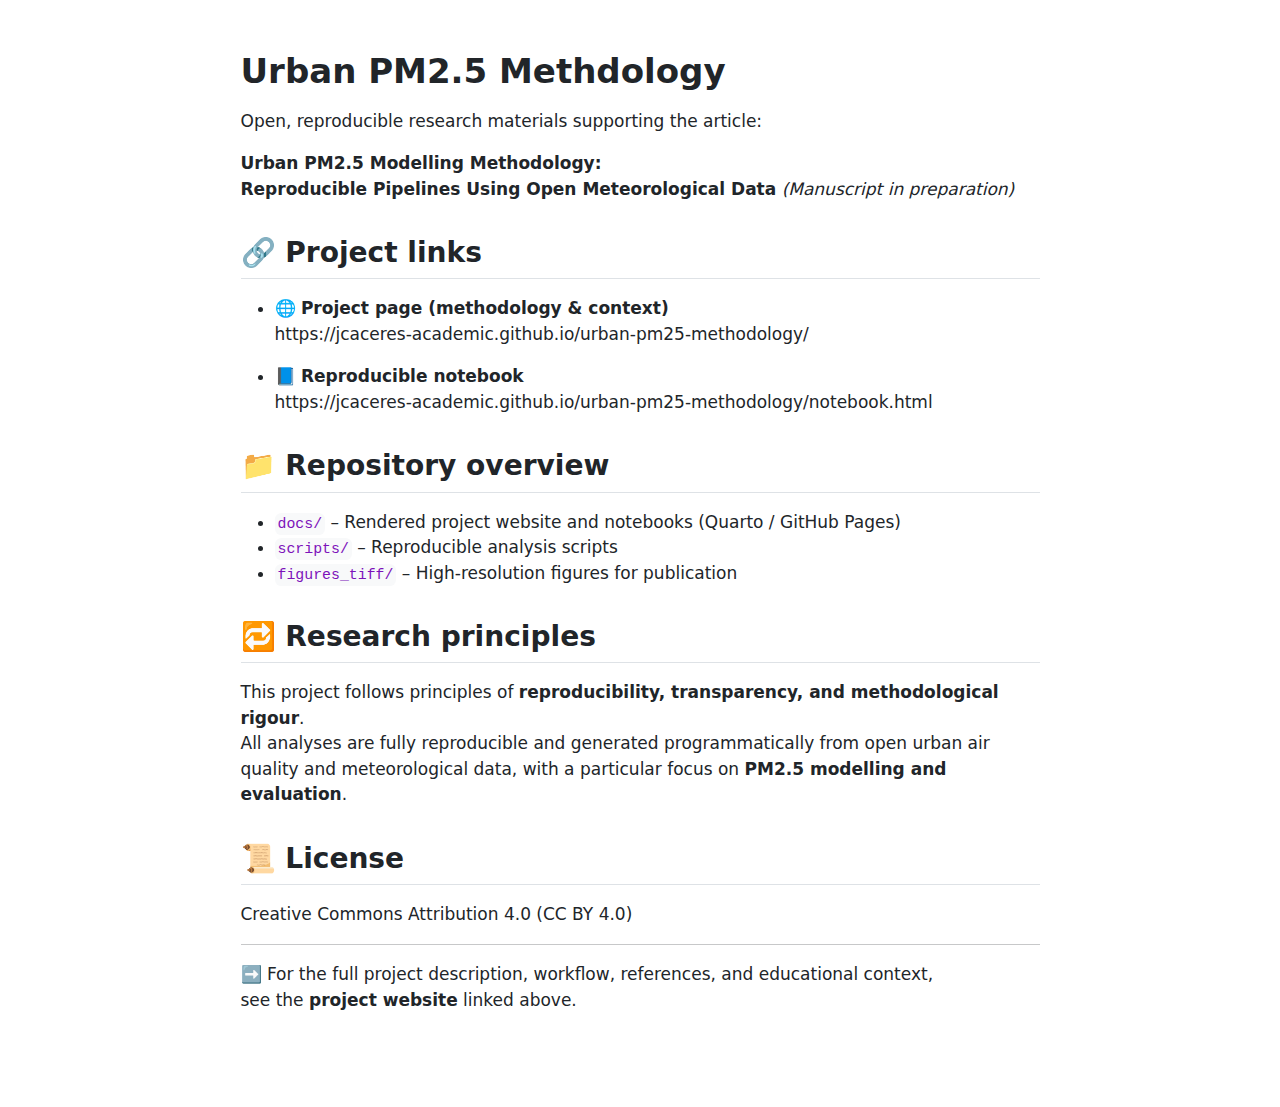
<file: README.html>
<!DOCTYPE html>
<html xmlns="http://www.w3.org/1999/xhtml" lang="en" xml:lang="en"><head>

<meta charset="utf-8">
<meta name="generator" content="quarto-1.5.57">

<meta name="viewport" content="width=device-width, initial-scale=1.0, user-scalable=yes">


<title>readme</title>
<style>
code{white-space: pre-wrap;}
span.smallcaps{font-variant: small-caps;}
div.columns{display: flex; gap: min(4vw, 1.5em);}
div.column{flex: auto; overflow-x: auto;}
div.hanging-indent{margin-left: 1.5em; text-indent: -1.5em;}
ul.task-list{list-style: none;}
ul.task-list li input[type="checkbox"] {
  width: 0.8em;
  margin: 0 0.8em 0.2em -1em; /* quarto-specific, see https://github.com/quarto-dev/quarto-cli/issues/4556 */ 
  vertical-align: middle;
}
</style>


<script src="README_files/libs/clipboard/clipboard.min.js"></script>
<script src="README_files/libs/quarto-html/quarto.js"></script>
<script src="README_files/libs/quarto-html/popper.min.js"></script>
<script src="README_files/libs/quarto-html/tippy.umd.min.js"></script>
<script src="README_files/libs/quarto-html/anchor.min.js"></script>
<link href="README_files/libs/quarto-html/tippy.css" rel="stylesheet">
<link href="README_files/libs/quarto-html/quarto-syntax-highlighting.css" rel="stylesheet" id="quarto-text-highlighting-styles">
<script src="README_files/libs/bootstrap/bootstrap.min.js"></script>
<link href="README_files/libs/bootstrap/bootstrap-icons.css" rel="stylesheet">
<link href="README_files/libs/bootstrap/bootstrap.min.css" rel="stylesheet" id="quarto-bootstrap" data-mode="light">


</head>

<body class="fullcontent">

<div id="quarto-content" class="page-columns page-rows-contents page-layout-article">

<main class="content" id="quarto-document-content">




<section id="urban-pm2.5-methdology" class="level1">
<h1>Urban PM2.5 Methdology</h1>
<p>Open, reproducible research materials supporting the article:</p>
<p><strong>Urban PM2.5 Modelling Methodology:<br>
Reproducible Pipelines Using Open Meteorological Data</strong> <em>(Manuscript in preparation)</em></p>
<section id="project-links" class="level2">
<h2 class="anchored" data-anchor-id="project-links">🔗 Project links</h2>
<ul>
<li><p>🌐 <strong>Project page (methodology &amp; context)</strong><br>
https://jcaceres-academic.github.io/urban-pm25-methodology/</p></li>
<li><p>📘 <strong>Reproducible notebook</strong><br>
https://jcaceres-academic.github.io/urban-pm25-methodology/notebook.html</p></li>
</ul>
</section>
<section id="repository-overview" class="level2">
<h2 class="anchored" data-anchor-id="repository-overview">📁 Repository overview</h2>
<ul>
<li><code>docs/</code> – Rendered project website and notebooks (Quarto / GitHub Pages)</li>
<li><code>scripts/</code> – Reproducible analysis scripts</li>
<li><code>figures_tiff/</code> – High-resolution figures for publication</li>
</ul>
</section>
<section id="research-principles" class="level2">
<h2 class="anchored" data-anchor-id="research-principles">🔁 Research principles</h2>
<p>This project follows principles of <strong>reproducibility, transparency, and methodological rigour</strong>.<br>
All analyses are fully reproducible and generated programmatically from open urban air quality and meteorological data, with a particular focus on <strong>PM2.5 modelling and evaluation</strong>.</p>
</section>
<section id="license" class="level2">
<h2 class="anchored" data-anchor-id="license">📜 License</h2>
<p>Creative Commons Attribution 4.0 (CC BY 4.0)</p>
<hr>
<p>➡️ For the full project description, workflow, references, and educational context,<br>
see the <strong>project website</strong> linked above.</p>
</section>
</section>

</main>
<!-- /main column -->
<script id="quarto-html-after-body" type="application/javascript">
window.document.addEventListener("DOMContentLoaded", function (event) {
  const toggleBodyColorMode = (bsSheetEl) => {
    const mode = bsSheetEl.getAttribute("data-mode");
    const bodyEl = window.document.querySelector("body");
    if (mode === "dark") {
      bodyEl.classList.add("quarto-dark");
      bodyEl.classList.remove("quarto-light");
    } else {
      bodyEl.classList.add("quarto-light");
      bodyEl.classList.remove("quarto-dark");
    }
  }
  const toggleBodyColorPrimary = () => {
    const bsSheetEl = window.document.querySelector("link#quarto-bootstrap");
    if (bsSheetEl) {
      toggleBodyColorMode(bsSheetEl);
    }
  }
  toggleBodyColorPrimary();  
  const icon = "";
  const anchorJS = new window.AnchorJS();
  anchorJS.options = {
    placement: 'right',
    icon: icon
  };
  anchorJS.add('.anchored');
  const isCodeAnnotation = (el) => {
    for (const clz of el.classList) {
      if (clz.startsWith('code-annotation-')) {                     
        return true;
      }
    }
    return false;
  }
  const onCopySuccess = function(e) {
    // button target
    const button = e.trigger;
    // don't keep focus
    button.blur();
    // flash "checked"
    button.classList.add('code-copy-button-checked');
    var currentTitle = button.getAttribute("title");
    button.setAttribute("title", "Copied!");
    let tooltip;
    if (window.bootstrap) {
      button.setAttribute("data-bs-toggle", "tooltip");
      button.setAttribute("data-bs-placement", "left");
      button.setAttribute("data-bs-title", "Copied!");
      tooltip = new bootstrap.Tooltip(button, 
        { trigger: "manual", 
          customClass: "code-copy-button-tooltip",
          offset: [0, -8]});
      tooltip.show();    
    }
    setTimeout(function() {
      if (tooltip) {
        tooltip.hide();
        button.removeAttribute("data-bs-title");
        button.removeAttribute("data-bs-toggle");
        button.removeAttribute("data-bs-placement");
      }
      button.setAttribute("title", currentTitle);
      button.classList.remove('code-copy-button-checked');
    }, 1000);
    // clear code selection
    e.clearSelection();
  }
  const getTextToCopy = function(trigger) {
      const codeEl = trigger.previousElementSibling.cloneNode(true);
      for (const childEl of codeEl.children) {
        if (isCodeAnnotation(childEl)) {
          childEl.remove();
        }
      }
      return codeEl.innerText;
  }
  const clipboard = new window.ClipboardJS('.code-copy-button:not([data-in-quarto-modal])', {
    text: getTextToCopy
  });
  clipboard.on('success', onCopySuccess);
  if (window.document.getElementById('quarto-embedded-source-code-modal')) {
    // For code content inside modals, clipBoardJS needs to be initialized with a container option
    // TODO: Check when it could be a function (https://github.com/zenorocha/clipboard.js/issues/860)
    const clipboardModal = new window.ClipboardJS('.code-copy-button[data-in-quarto-modal]', {
      text: getTextToCopy,
      container: window.document.getElementById('quarto-embedded-source-code-modal')
    });
    clipboardModal.on('success', onCopySuccess);
  }
    var localhostRegex = new RegExp(/^(?:http|https):\/\/localhost\:?[0-9]*\//);
    var mailtoRegex = new RegExp(/^mailto:/);
      var filterRegex = new RegExp('/' + window.location.host + '/');
    var isInternal = (href) => {
        return filterRegex.test(href) || localhostRegex.test(href) || mailtoRegex.test(href);
    }
    // Inspect non-navigation links and adorn them if external
 	var links = window.document.querySelectorAll('a[href]:not(.nav-link):not(.navbar-brand):not(.toc-action):not(.sidebar-link):not(.sidebar-item-toggle):not(.pagination-link):not(.no-external):not([aria-hidden]):not(.dropdown-item):not(.quarto-navigation-tool):not(.about-link)');
    for (var i=0; i<links.length; i++) {
      const link = links[i];
      if (!isInternal(link.href)) {
        // undo the damage that might have been done by quarto-nav.js in the case of
        // links that we want to consider external
        if (link.dataset.originalHref !== undefined) {
          link.href = link.dataset.originalHref;
        }
      }
    }
  function tippyHover(el, contentFn, onTriggerFn, onUntriggerFn) {
    const config = {
      allowHTML: true,
      maxWidth: 500,
      delay: 100,
      arrow: false,
      appendTo: function(el) {
          return el.parentElement;
      },
      interactive: true,
      interactiveBorder: 10,
      theme: 'quarto',
      placement: 'bottom-start',
    };
    if (contentFn) {
      config.content = contentFn;
    }
    if (onTriggerFn) {
      config.onTrigger = onTriggerFn;
    }
    if (onUntriggerFn) {
      config.onUntrigger = onUntriggerFn;
    }
    window.tippy(el, config); 
  }
  const noterefs = window.document.querySelectorAll('a[role="doc-noteref"]');
  for (var i=0; i<noterefs.length; i++) {
    const ref = noterefs[i];
    tippyHover(ref, function() {
      // use id or data attribute instead here
      let href = ref.getAttribute('data-footnote-href') || ref.getAttribute('href');
      try { href = new URL(href).hash; } catch {}
      const id = href.replace(/^#\/?/, "");
      const note = window.document.getElementById(id);
      if (note) {
        return note.innerHTML;
      } else {
        return "";
      }
    });
  }
  const xrefs = window.document.querySelectorAll('a.quarto-xref');
  const processXRef = (id, note) => {
    // Strip column container classes
    const stripColumnClz = (el) => {
      el.classList.remove("page-full", "page-columns");
      if (el.children) {
        for (const child of el.children) {
          stripColumnClz(child);
        }
      }
    }
    stripColumnClz(note)
    if (id === null || id.startsWith('sec-')) {
      // Special case sections, only their first couple elements
      const container = document.createElement("div");
      if (note.children && note.children.length > 2) {
        container.appendChild(note.children[0].cloneNode(true));
        for (let i = 1; i < note.children.length; i++) {
          const child = note.children[i];
          if (child.tagName === "P" && child.innerText === "") {
            continue;
          } else {
            container.appendChild(child.cloneNode(true));
            break;
          }
        }
        if (window.Quarto?.typesetMath) {
          window.Quarto.typesetMath(container);
        }
        return container.innerHTML
      } else {
        if (window.Quarto?.typesetMath) {
          window.Quarto.typesetMath(note);
        }
        return note.innerHTML;
      }
    } else {
      // Remove any anchor links if they are present
      const anchorLink = note.querySelector('a.anchorjs-link');
      if (anchorLink) {
        anchorLink.remove();
      }
      if (window.Quarto?.typesetMath) {
        window.Quarto.typesetMath(note);
      }
      // TODO in 1.5, we should make sure this works without a callout special case
      if (note.classList.contains("callout")) {
        return note.outerHTML;
      } else {
        return note.innerHTML;
      }
    }
  }
  for (var i=0; i<xrefs.length; i++) {
    const xref = xrefs[i];
    tippyHover(xref, undefined, function(instance) {
      instance.disable();
      let url = xref.getAttribute('href');
      let hash = undefined; 
      if (url.startsWith('#')) {
        hash = url;
      } else {
        try { hash = new URL(url).hash; } catch {}
      }
      if (hash) {
        const id = hash.replace(/^#\/?/, "");
        const note = window.document.getElementById(id);
        if (note !== null) {
          try {
            const html = processXRef(id, note.cloneNode(true));
            instance.setContent(html);
          } finally {
            instance.enable();
            instance.show();
          }
        } else {
          // See if we can fetch this
          fetch(url.split('#')[0])
          .then(res => res.text())
          .then(html => {
            const parser = new DOMParser();
            const htmlDoc = parser.parseFromString(html, "text/html");
            const note = htmlDoc.getElementById(id);
            if (note !== null) {
              const html = processXRef(id, note);
              instance.setContent(html);
            } 
          }).finally(() => {
            instance.enable();
            instance.show();
          });
        }
      } else {
        // See if we can fetch a full url (with no hash to target)
        // This is a special case and we should probably do some content thinning / targeting
        fetch(url)
        .then(res => res.text())
        .then(html => {
          const parser = new DOMParser();
          const htmlDoc = parser.parseFromString(html, "text/html");
          const note = htmlDoc.querySelector('main.content');
          if (note !== null) {
            // This should only happen for chapter cross references
            // (since there is no id in the URL)
            // remove the first header
            if (note.children.length > 0 && note.children[0].tagName === "HEADER") {
              note.children[0].remove();
            }
            const html = processXRef(null, note);
            instance.setContent(html);
          } 
        }).finally(() => {
          instance.enable();
          instance.show();
        });
      }
    }, function(instance) {
    });
  }
      let selectedAnnoteEl;
      const selectorForAnnotation = ( cell, annotation) => {
        let cellAttr = 'data-code-cell="' + cell + '"';
        let lineAttr = 'data-code-annotation="' +  annotation + '"';
        const selector = 'span[' + cellAttr + '][' + lineAttr + ']';
        return selector;
      }
      const selectCodeLines = (annoteEl) => {
        const doc = window.document;
        const targetCell = annoteEl.getAttribute("data-target-cell");
        const targetAnnotation = annoteEl.getAttribute("data-target-annotation");
        const annoteSpan = window.document.querySelector(selectorForAnnotation(targetCell, targetAnnotation));
        const lines = annoteSpan.getAttribute("data-code-lines").split(",");
        const lineIds = lines.map((line) => {
          return targetCell + "-" + line;
        })
        let top = null;
        let height = null;
        let parent = null;
        if (lineIds.length > 0) {
            //compute the position of the single el (top and bottom and make a div)
            const el = window.document.getElementById(lineIds[0]);
            top = el.offsetTop;
            height = el.offsetHeight;
            parent = el.parentElement.parentElement;
          if (lineIds.length > 1) {
            const lastEl = window.document.getElementById(lineIds[lineIds.length - 1]);
            const bottom = lastEl.offsetTop + lastEl.offsetHeight;
            height = bottom - top;
          }
          if (top !== null && height !== null && parent !== null) {
            // cook up a div (if necessary) and position it 
            let div = window.document.getElementById("code-annotation-line-highlight");
            if (div === null) {
              div = window.document.createElement("div");
              div.setAttribute("id", "code-annotation-line-highlight");
              div.style.position = 'absolute';
              parent.appendChild(div);
            }
            div.style.top = top - 2 + "px";
            div.style.height = height + 4 + "px";
            div.style.left = 0;
            let gutterDiv = window.document.getElementById("code-annotation-line-highlight-gutter");
            if (gutterDiv === null) {
              gutterDiv = window.document.createElement("div");
              gutterDiv.setAttribute("id", "code-annotation-line-highlight-gutter");
              gutterDiv.style.position = 'absolute';
              const codeCell = window.document.getElementById(targetCell);
              const gutter = codeCell.querySelector('.code-annotation-gutter');
              gutter.appendChild(gutterDiv);
            }
            gutterDiv.style.top = top - 2 + "px";
            gutterDiv.style.height = height + 4 + "px";
          }
          selectedAnnoteEl = annoteEl;
        }
      };
      const unselectCodeLines = () => {
        const elementsIds = ["code-annotation-line-highlight", "code-annotation-line-highlight-gutter"];
        elementsIds.forEach((elId) => {
          const div = window.document.getElementById(elId);
          if (div) {
            div.remove();
          }
        });
        selectedAnnoteEl = undefined;
      };
        // Handle positioning of the toggle
    window.addEventListener(
      "resize",
      throttle(() => {
        elRect = undefined;
        if (selectedAnnoteEl) {
          selectCodeLines(selectedAnnoteEl);
        }
      }, 10)
    );
    function throttle(fn, ms) {
    let throttle = false;
    let timer;
      return (...args) => {
        if(!throttle) { // first call gets through
            fn.apply(this, args);
            throttle = true;
        } else { // all the others get throttled
            if(timer) clearTimeout(timer); // cancel #2
            timer = setTimeout(() => {
              fn.apply(this, args);
              timer = throttle = false;
            }, ms);
        }
      };
    }
      // Attach click handler to the DT
      const annoteDls = window.document.querySelectorAll('dt[data-target-cell]');
      for (const annoteDlNode of annoteDls) {
        annoteDlNode.addEventListener('click', (event) => {
          const clickedEl = event.target;
          if (clickedEl !== selectedAnnoteEl) {
            unselectCodeLines();
            const activeEl = window.document.querySelector('dt[data-target-cell].code-annotation-active');
            if (activeEl) {
              activeEl.classList.remove('code-annotation-active');
            }
            selectCodeLines(clickedEl);
            clickedEl.classList.add('code-annotation-active');
          } else {
            // Unselect the line
            unselectCodeLines();
            clickedEl.classList.remove('code-annotation-active');
          }
        });
      }
  const findCites = (el) => {
    const parentEl = el.parentElement;
    if (parentEl) {
      const cites = parentEl.dataset.cites;
      if (cites) {
        return {
          el,
          cites: cites.split(' ')
        };
      } else {
        return findCites(el.parentElement)
      }
    } else {
      return undefined;
    }
  };
  var bibliorefs = window.document.querySelectorAll('a[role="doc-biblioref"]');
  for (var i=0; i<bibliorefs.length; i++) {
    const ref = bibliorefs[i];
    const citeInfo = findCites(ref);
    if (citeInfo) {
      tippyHover(citeInfo.el, function() {
        var popup = window.document.createElement('div');
        citeInfo.cites.forEach(function(cite) {
          var citeDiv = window.document.createElement('div');
          citeDiv.classList.add('hanging-indent');
          citeDiv.classList.add('csl-entry');
          var biblioDiv = window.document.getElementById('ref-' + cite);
          if (biblioDiv) {
            citeDiv.innerHTML = biblioDiv.innerHTML;
          }
          popup.appendChild(citeDiv);
        });
        return popup.innerHTML;
      });
    }
  }
});
</script>
</div> <!-- /content -->




</body></html>
</file>
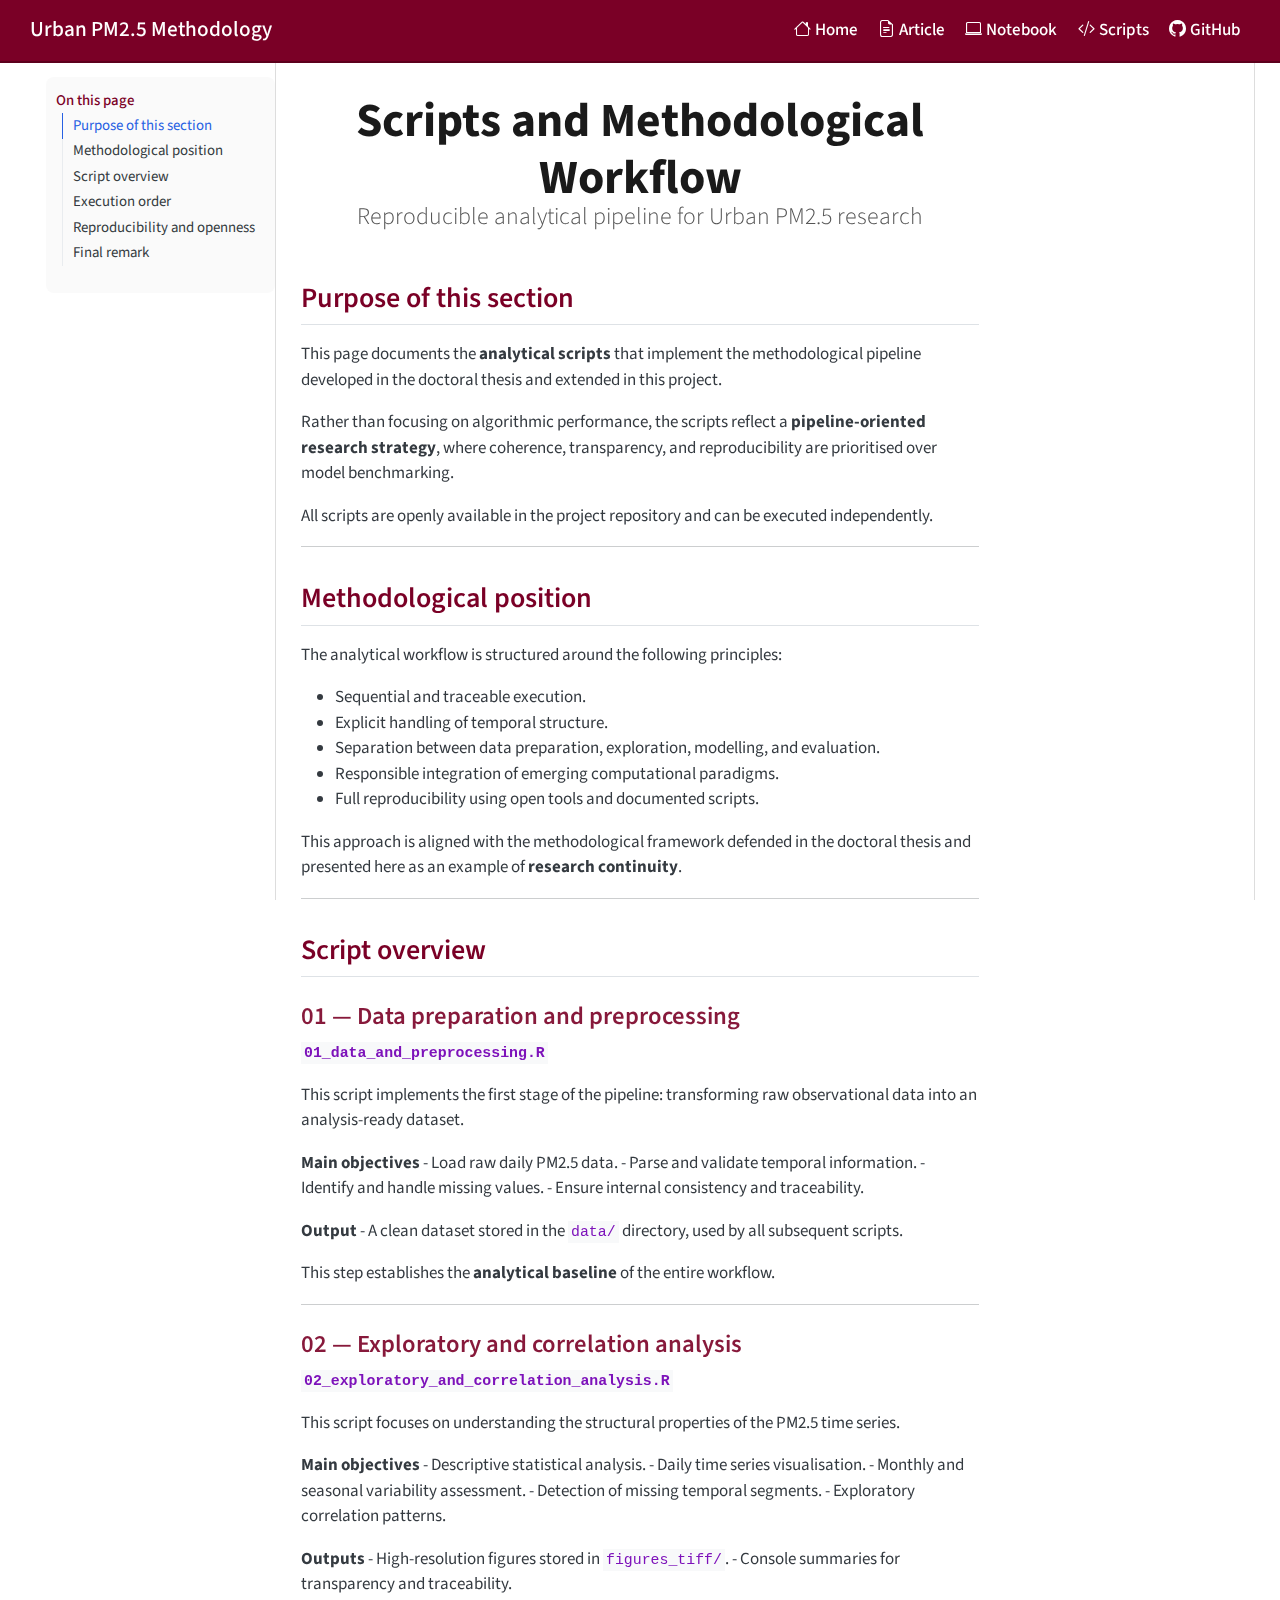
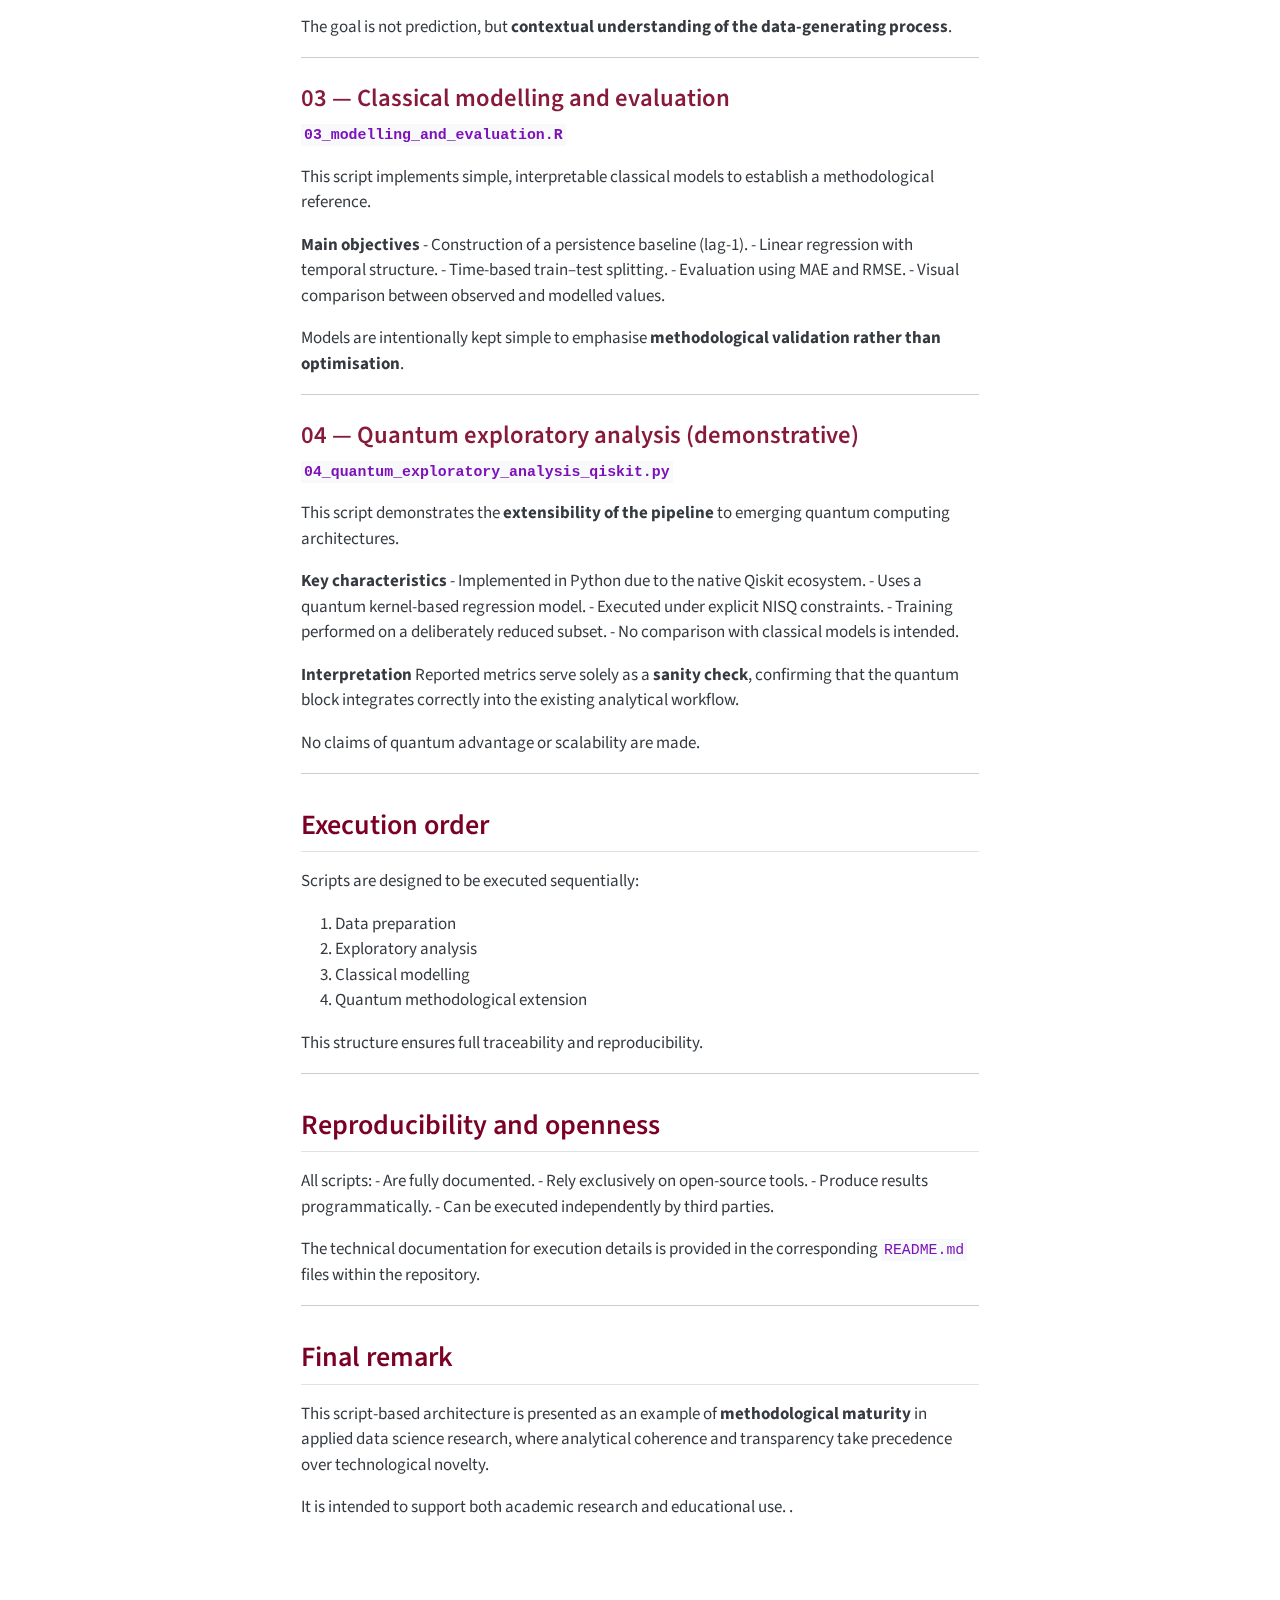
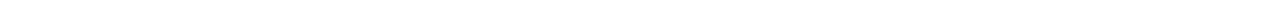
<file: docs/scripts.html>
<!DOCTYPE html>
<html xmlns="http://www.w3.org/1999/xhtml" lang="en" xml:lang="en"><head>

<meta charset="utf-8">
<meta name="generator" content="quarto-1.5.57">

<meta name="viewport" content="width=device-width, initial-scale=1.0, user-scalable=yes">


<title>Scripts and Methodological Workflow – Urban PM2.5 Methodology</title>
<style>
code{white-space: pre-wrap;}
span.smallcaps{font-variant: small-caps;}
div.columns{display: flex; gap: min(4vw, 1.5em);}
div.column{flex: auto; overflow-x: auto;}
div.hanging-indent{margin-left: 1.5em; text-indent: -1.5em;}
ul.task-list{list-style: none;}
ul.task-list li input[type="checkbox"] {
  width: 0.8em;
  margin: 0 0.8em 0.2em -1em; /* quarto-specific, see https://github.com/quarto-dev/quarto-cli/issues/4556 */ 
  vertical-align: middle;
}
</style>


<script src="site_libs/quarto-nav/quarto-nav.js"></script>
<script src="site_libs/clipboard/clipboard.min.js"></script>
<script src="site_libs/quarto-html/quarto.js"></script>
<script src="site_libs/quarto-html/popper.min.js"></script>
<script src="site_libs/quarto-html/tippy.umd.min.js"></script>
<script src="site_libs/quarto-html/anchor.min.js"></script>
<link href="site_libs/quarto-html/tippy.css" rel="stylesheet">
<link href="site_libs/quarto-html/quarto-syntax-highlighting.css" rel="stylesheet" id="quarto-text-highlighting-styles">
<script src="site_libs/bootstrap/bootstrap.min.js"></script>
<link href="site_libs/bootstrap/bootstrap-icons.css" rel="stylesheet">
<link href="site_libs/bootstrap/bootstrap.min.css" rel="stylesheet" id="quarto-bootstrap" data-mode="light">
<script id="quarto-search-options" type="application/json">{
  "language": {
    "search-no-results-text": "No results",
    "search-matching-documents-text": "matching documents",
    "search-copy-link-title": "Copy link to search",
    "search-hide-matches-text": "Hide additional matches",
    "search-more-match-text": "more match in this document",
    "search-more-matches-text": "more matches in this document",
    "search-clear-button-title": "Clear",
    "search-text-placeholder": "",
    "search-detached-cancel-button-title": "Cancel",
    "search-submit-button-title": "Submit",
    "search-label": "Search"
  }
}</script>
<style>html{ scroll-behavior: smooth; }</style>


<link rel="stylesheet" href="styles.css">
</head>

<body class="floating nav-fixed">

<div id="quarto-search-results"></div>
  <header id="quarto-header" class="headroom fixed-top">
    <nav class="navbar navbar-expand-lg " data-bs-theme="dark">
      <div class="navbar-container container-fluid">
      <div class="navbar-brand-container mx-auto">
    <a class="navbar-brand" href="./index.html">
    <span class="navbar-title">Urban PM2.5 Methodology</span>
    </a>
  </div>
          <button class="navbar-toggler" type="button" data-bs-toggle="collapse" data-bs-target="#navbarCollapse" aria-controls="navbarCollapse" role="menu" aria-expanded="false" aria-label="Toggle navigation" onclick="if (window.quartoToggleHeadroom) { window.quartoToggleHeadroom(); }">
  <span class="navbar-toggler-icon"></span>
</button>
          <div class="collapse navbar-collapse" id="navbarCollapse">
            <ul class="navbar-nav navbar-nav-scroll ms-auto">
  <li class="nav-item">
    <a class="nav-link" href="./index.html" target="_self"> <i class="bi bi-house" role="img">
</i> 
<span class="menu-text">Home</span></a>
  </li>  
  <li class="nav-item">
    <a class="nav-link" href="./article.pdf" target="_blank"> <i class="bi bi-file-earmark-text" role="img">
</i> 
<span class="menu-text">Article</span></a>
  </li>  
  <li class="nav-item">
    <a class="nav-link" href="./notebook.html" target="_self"> <i class="bi bi-laptop" role="img">
</i> 
<span class="menu-text">Notebook</span></a>
  </li>  
  <li class="nav-item">
    <a class="nav-link active" href="./scripts.html" target="_self" aria-current="page"> <i class="bi bi-code-slash" role="img">
</i> 
<span class="menu-text">Scripts</span></a>
  </li>  
  <li class="nav-item">
    <a class="nav-link" href="https://github.com/jcaceres-academic/urban-pm25-methodology" target="_blank"> <i class="bi bi-github" role="img">
</i> 
<span class="menu-text">GitHub</span></a>
  </li>  
</ul>
          </div> <!-- /navcollapse -->
            <div class="quarto-navbar-tools">
</div>
      </div> <!-- /container-fluid -->
    </nav>
</header>
<!-- content -->
<div id="quarto-content" class="quarto-container page-columns page-rows-contents page-layout-article page-navbar">
<!-- sidebar -->
  <nav id="quarto-sidebar" class="sidebar collapse collapse-horizontal quarto-sidebar-collapse-item sidebar-navigation floating overflow-auto">
    <nav id="TOC" role="doc-toc" class="toc-active">
    <h2 id="toc-title">On this page</h2>
   
  <ul class="collapse">
  <li><a href="#purpose-of-this-section" id="toc-purpose-of-this-section" class="nav-link active" data-scroll-target="#purpose-of-this-section">Purpose of this section</a></li>
  <li><a href="#methodological-position" id="toc-methodological-position" class="nav-link" data-scroll-target="#methodological-position">Methodological position</a></li>
  <li><a href="#script-overview" id="toc-script-overview" class="nav-link" data-scroll-target="#script-overview">Script overview</a></li>
  <li><a href="#execution-order" id="toc-execution-order" class="nav-link" data-scroll-target="#execution-order">Execution order</a></li>
  <li><a href="#reproducibility-and-openness" id="toc-reproducibility-and-openness" class="nav-link" data-scroll-target="#reproducibility-and-openness">Reproducibility and openness</a></li>
  <li><a href="#final-remark" id="toc-final-remark" class="nav-link" data-scroll-target="#final-remark">Final remark</a></li>
  </ul>
</nav>
</nav>
<div id="quarto-sidebar-glass" class="quarto-sidebar-collapse-item" data-bs-toggle="collapse" data-bs-target=".quarto-sidebar-collapse-item"></div>
<!-- margin-sidebar -->
    <div id="quarto-margin-sidebar" class="sidebar margin-sidebar zindex-bottom">
    </div>
<!-- main -->
<main class="content" id="quarto-document-content">

<header id="title-block-header" class="quarto-title-block default">
<div class="quarto-title">
<h1 class="title">Scripts and Methodological Workflow</h1>
<p class="subtitle lead">Reproducible analytical pipeline for Urban PM2.5 research</p>
</div>



<div class="quarto-title-meta">

    
  
    
  </div>
  


</header>


<section id="purpose-of-this-section" class="level2">
<h2 class="anchored" data-anchor-id="purpose-of-this-section">Purpose of this section</h2>
<p>This page documents the <strong>analytical scripts</strong> that implement the methodological pipeline developed in the doctoral thesis and extended in this project.</p>
<p>Rather than focusing on algorithmic performance, the scripts reflect a <strong>pipeline-oriented research strategy</strong>, where coherence, transparency, and reproducibility are prioritised over model benchmarking.</p>
<p>All scripts are openly available in the project repository and can be executed independently.</p>
<hr>
</section>
<section id="methodological-position" class="level2">
<h2 class="anchored" data-anchor-id="methodological-position">Methodological position</h2>
<p>The analytical workflow is structured around the following principles:</p>
<ul>
<li>Sequential and traceable execution.</li>
<li>Explicit handling of temporal structure.</li>
<li>Separation between data preparation, exploration, modelling, and evaluation.</li>
<li>Responsible integration of emerging computational paradigms.</li>
<li>Full reproducibility using open tools and documented scripts.</li>
</ul>
<p>This approach is aligned with the methodological framework defended in the doctoral thesis and presented here as an example of <strong>research continuity</strong>.</p>
<hr>
</section>
<section id="script-overview" class="level2">
<h2 class="anchored" data-anchor-id="script-overview">Script overview</h2>
<section id="data-preparation-and-preprocessing" class="level3">
<h3 class="anchored" data-anchor-id="data-preparation-and-preprocessing">01 — Data preparation and preprocessing</h3>
<p><strong><code>01_data_and_preprocessing.R</code></strong></p>
<p>This script implements the first stage of the pipeline: transforming raw observational data into an analysis-ready dataset.</p>
<p><strong>Main objectives</strong> - Load raw daily PM2.5 data. - Parse and validate temporal information. - Identify and handle missing values. - Ensure internal consistency and traceability.</p>
<p><strong>Output</strong> - A clean dataset stored in the <code>data/</code> directory, used by all subsequent scripts.</p>
<p>This step establishes the <strong>analytical baseline</strong> of the entire workflow.</p>
<hr>
</section>
<section id="exploratory-and-correlation-analysis" class="level3">
<h3 class="anchored" data-anchor-id="exploratory-and-correlation-analysis">02 — Exploratory and correlation analysis</h3>
<p><strong><code>02_exploratory_and_correlation_analysis.R</code></strong></p>
<p>This script focuses on understanding the structural properties of the PM2.5 time series.</p>
<p><strong>Main objectives</strong> - Descriptive statistical analysis. - Daily time series visualisation. - Monthly and seasonal variability assessment. - Detection of missing temporal segments. - Exploratory correlation patterns.</p>
<p><strong>Outputs</strong> - High-resolution figures stored in <code>figures_tiff/</code>. - Console summaries for transparency and traceability.</p>
<p>The goal is not prediction, but <strong>contextual understanding of the data-generating process</strong>.</p>
<hr>
</section>
<section id="classical-modelling-and-evaluation" class="level3">
<h3 class="anchored" data-anchor-id="classical-modelling-and-evaluation">03 — Classical modelling and evaluation</h3>
<p><strong><code>03_modelling_and_evaluation.R</code></strong></p>
<p>This script implements simple, interpretable classical models to establish a methodological reference.</p>
<p><strong>Main objectives</strong> - Construction of a persistence baseline (lag-1). - Linear regression with temporal structure. - Time-based train–test splitting. - Evaluation using MAE and RMSE. - Visual comparison between observed and modelled values.</p>
<p>Models are intentionally kept simple to emphasise <strong>methodological validation rather than optimisation</strong>.</p>
<hr>
</section>
<section id="quantum-exploratory-analysis-demonstrative" class="level3">
<h3 class="anchored" data-anchor-id="quantum-exploratory-analysis-demonstrative">04 — Quantum exploratory analysis (demonstrative)</h3>
<p><strong><code>04_quantum_exploratory_analysis_qiskit.py</code></strong></p>
<p>This script demonstrates the <strong>extensibility of the pipeline</strong> to emerging quantum computing architectures.</p>
<p><strong>Key characteristics</strong> - Implemented in Python due to the native Qiskit ecosystem. - Uses a quantum kernel-based regression model. - Executed under explicit NISQ constraints. - Training performed on a deliberately reduced subset. - No comparison with classical models is intended.</p>
<p><strong>Interpretation</strong> Reported metrics serve solely as a <strong>sanity check</strong>, confirming that the quantum block integrates correctly into the existing analytical workflow.</p>
<p>No claims of quantum advantage or scalability are made.</p>
<hr>
</section>
</section>
<section id="execution-order" class="level2">
<h2 class="anchored" data-anchor-id="execution-order">Execution order</h2>
<p>Scripts are designed to be executed sequentially:</p>
<ol type="1">
<li>Data preparation<br>
</li>
<li>Exploratory analysis<br>
</li>
<li>Classical modelling<br>
</li>
<li>Quantum methodological extension</li>
</ol>
<p>This structure ensures full traceability and reproducibility.</p>
<hr>
</section>
<section id="reproducibility-and-openness" class="level2">
<h2 class="anchored" data-anchor-id="reproducibility-and-openness">Reproducibility and openness</h2>
<p>All scripts: - Are fully documented. - Rely exclusively on open-source tools. - Produce results programmatically. - Can be executed independently by third parties.</p>
<p>The technical documentation for execution details is provided in the corresponding <code>README.md</code> files within the repository.</p>
<hr>
</section>
<section id="final-remark" class="level2">
<h2 class="anchored" data-anchor-id="final-remark">Final remark</h2>
<p>This script-based architecture is presented as an example of <strong>methodological maturity</strong> in applied data science research, where analytical coherence and transparency take precedence over technological novelty.</p>
<p>It is intended to support both academic research and educational use. .</p>


</section>

</main> <!-- /main -->
<script id="quarto-html-after-body" type="application/javascript">
window.document.addEventListener("DOMContentLoaded", function (event) {
  const toggleBodyColorMode = (bsSheetEl) => {
    const mode = bsSheetEl.getAttribute("data-mode");
    const bodyEl = window.document.querySelector("body");
    if (mode === "dark") {
      bodyEl.classList.add("quarto-dark");
      bodyEl.classList.remove("quarto-light");
    } else {
      bodyEl.classList.add("quarto-light");
      bodyEl.classList.remove("quarto-dark");
    }
  }
  const toggleBodyColorPrimary = () => {
    const bsSheetEl = window.document.querySelector("link#quarto-bootstrap");
    if (bsSheetEl) {
      toggleBodyColorMode(bsSheetEl);
    }
  }
  toggleBodyColorPrimary();  
  const icon = "";
  const anchorJS = new window.AnchorJS();
  anchorJS.options = {
    placement: 'right',
    icon: icon
  };
  anchorJS.add('.anchored');
  const isCodeAnnotation = (el) => {
    for (const clz of el.classList) {
      if (clz.startsWith('code-annotation-')) {                     
        return true;
      }
    }
    return false;
  }
  const onCopySuccess = function(e) {
    // button target
    const button = e.trigger;
    // don't keep focus
    button.blur();
    // flash "checked"
    button.classList.add('code-copy-button-checked');
    var currentTitle = button.getAttribute("title");
    button.setAttribute("title", "Copied!");
    let tooltip;
    if (window.bootstrap) {
      button.setAttribute("data-bs-toggle", "tooltip");
      button.setAttribute("data-bs-placement", "left");
      button.setAttribute("data-bs-title", "Copied!");
      tooltip = new bootstrap.Tooltip(button, 
        { trigger: "manual", 
          customClass: "code-copy-button-tooltip",
          offset: [0, -8]});
      tooltip.show();    
    }
    setTimeout(function() {
      if (tooltip) {
        tooltip.hide();
        button.removeAttribute("data-bs-title");
        button.removeAttribute("data-bs-toggle");
        button.removeAttribute("data-bs-placement");
      }
      button.setAttribute("title", currentTitle);
      button.classList.remove('code-copy-button-checked');
    }, 1000);
    // clear code selection
    e.clearSelection();
  }
  const getTextToCopy = function(trigger) {
      const codeEl = trigger.previousElementSibling.cloneNode(true);
      for (const childEl of codeEl.children) {
        if (isCodeAnnotation(childEl)) {
          childEl.remove();
        }
      }
      return codeEl.innerText;
  }
  const clipboard = new window.ClipboardJS('.code-copy-button:not([data-in-quarto-modal])', {
    text: getTextToCopy
  });
  clipboard.on('success', onCopySuccess);
  if (window.document.getElementById('quarto-embedded-source-code-modal')) {
    // For code content inside modals, clipBoardJS needs to be initialized with a container option
    // TODO: Check when it could be a function (https://github.com/zenorocha/clipboard.js/issues/860)
    const clipboardModal = new window.ClipboardJS('.code-copy-button[data-in-quarto-modal]', {
      text: getTextToCopy,
      container: window.document.getElementById('quarto-embedded-source-code-modal')
    });
    clipboardModal.on('success', onCopySuccess);
  }
    var localhostRegex = new RegExp(/^(?:http|https):\/\/localhost\:?[0-9]*\//);
    var mailtoRegex = new RegExp(/^mailto:/);
      var filterRegex = new RegExp("https:\/\/jcaceres-academic\.github\.io\/urban-pm25-methodology\/");
    var isInternal = (href) => {
        return filterRegex.test(href) || localhostRegex.test(href) || mailtoRegex.test(href);
    }
    // Inspect non-navigation links and adorn them if external
 	var links = window.document.querySelectorAll('a[href]:not(.nav-link):not(.navbar-brand):not(.toc-action):not(.sidebar-link):not(.sidebar-item-toggle):not(.pagination-link):not(.no-external):not([aria-hidden]):not(.dropdown-item):not(.quarto-navigation-tool):not(.about-link)');
    for (var i=0; i<links.length; i++) {
      const link = links[i];
      if (!isInternal(link.href)) {
        // undo the damage that might have been done by quarto-nav.js in the case of
        // links that we want to consider external
        if (link.dataset.originalHref !== undefined) {
          link.href = link.dataset.originalHref;
        }
      }
    }
  function tippyHover(el, contentFn, onTriggerFn, onUntriggerFn) {
    const config = {
      allowHTML: true,
      maxWidth: 500,
      delay: 100,
      arrow: false,
      appendTo: function(el) {
          return el.parentElement;
      },
      interactive: true,
      interactiveBorder: 10,
      theme: 'quarto',
      placement: 'bottom-start',
    };
    if (contentFn) {
      config.content = contentFn;
    }
    if (onTriggerFn) {
      config.onTrigger = onTriggerFn;
    }
    if (onUntriggerFn) {
      config.onUntrigger = onUntriggerFn;
    }
    window.tippy(el, config); 
  }
  const noterefs = window.document.querySelectorAll('a[role="doc-noteref"]');
  for (var i=0; i<noterefs.length; i++) {
    const ref = noterefs[i];
    tippyHover(ref, function() {
      // use id or data attribute instead here
      let href = ref.getAttribute('data-footnote-href') || ref.getAttribute('href');
      try { href = new URL(href).hash; } catch {}
      const id = href.replace(/^#\/?/, "");
      const note = window.document.getElementById(id);
      if (note) {
        return note.innerHTML;
      } else {
        return "";
      }
    });
  }
  const xrefs = window.document.querySelectorAll('a.quarto-xref');
  const processXRef = (id, note) => {
    // Strip column container classes
    const stripColumnClz = (el) => {
      el.classList.remove("page-full", "page-columns");
      if (el.children) {
        for (const child of el.children) {
          stripColumnClz(child);
        }
      }
    }
    stripColumnClz(note)
    if (id === null || id.startsWith('sec-')) {
      // Special case sections, only their first couple elements
      const container = document.createElement("div");
      if (note.children && note.children.length > 2) {
        container.appendChild(note.children[0].cloneNode(true));
        for (let i = 1; i < note.children.length; i++) {
          const child = note.children[i];
          if (child.tagName === "P" && child.innerText === "") {
            continue;
          } else {
            container.appendChild(child.cloneNode(true));
            break;
          }
        }
        if (window.Quarto?.typesetMath) {
          window.Quarto.typesetMath(container);
        }
        return container.innerHTML
      } else {
        if (window.Quarto?.typesetMath) {
          window.Quarto.typesetMath(note);
        }
        return note.innerHTML;
      }
    } else {
      // Remove any anchor links if they are present
      const anchorLink = note.querySelector('a.anchorjs-link');
      if (anchorLink) {
        anchorLink.remove();
      }
      if (window.Quarto?.typesetMath) {
        window.Quarto.typesetMath(note);
      }
      // TODO in 1.5, we should make sure this works without a callout special case
      if (note.classList.contains("callout")) {
        return note.outerHTML;
      } else {
        return note.innerHTML;
      }
    }
  }
  for (var i=0; i<xrefs.length; i++) {
    const xref = xrefs[i];
    tippyHover(xref, undefined, function(instance) {
      instance.disable();
      let url = xref.getAttribute('href');
      let hash = undefined; 
      if (url.startsWith('#')) {
        hash = url;
      } else {
        try { hash = new URL(url).hash; } catch {}
      }
      if (hash) {
        const id = hash.replace(/^#\/?/, "");
        const note = window.document.getElementById(id);
        if (note !== null) {
          try {
            const html = processXRef(id, note.cloneNode(true));
            instance.setContent(html);
          } finally {
            instance.enable();
            instance.show();
          }
        } else {
          // See if we can fetch this
          fetch(url.split('#')[0])
          .then(res => res.text())
          .then(html => {
            const parser = new DOMParser();
            const htmlDoc = parser.parseFromString(html, "text/html");
            const note = htmlDoc.getElementById(id);
            if (note !== null) {
              const html = processXRef(id, note);
              instance.setContent(html);
            } 
          }).finally(() => {
            instance.enable();
            instance.show();
          });
        }
      } else {
        // See if we can fetch a full url (with no hash to target)
        // This is a special case and we should probably do some content thinning / targeting
        fetch(url)
        .then(res => res.text())
        .then(html => {
          const parser = new DOMParser();
          const htmlDoc = parser.parseFromString(html, "text/html");
          const note = htmlDoc.querySelector('main.content');
          if (note !== null) {
            // This should only happen for chapter cross references
            // (since there is no id in the URL)
            // remove the first header
            if (note.children.length > 0 && note.children[0].tagName === "HEADER") {
              note.children[0].remove();
            }
            const html = processXRef(null, note);
            instance.setContent(html);
          } 
        }).finally(() => {
          instance.enable();
          instance.show();
        });
      }
    }, function(instance) {
    });
  }
      let selectedAnnoteEl;
      const selectorForAnnotation = ( cell, annotation) => {
        let cellAttr = 'data-code-cell="' + cell + '"';
        let lineAttr = 'data-code-annotation="' +  annotation + '"';
        const selector = 'span[' + cellAttr + '][' + lineAttr + ']';
        return selector;
      }
      const selectCodeLines = (annoteEl) => {
        const doc = window.document;
        const targetCell = annoteEl.getAttribute("data-target-cell");
        const targetAnnotation = annoteEl.getAttribute("data-target-annotation");
        const annoteSpan = window.document.querySelector(selectorForAnnotation(targetCell, targetAnnotation));
        const lines = annoteSpan.getAttribute("data-code-lines").split(",");
        const lineIds = lines.map((line) => {
          return targetCell + "-" + line;
        })
        let top = null;
        let height = null;
        let parent = null;
        if (lineIds.length > 0) {
            //compute the position of the single el (top and bottom and make a div)
            const el = window.document.getElementById(lineIds[0]);
            top = el.offsetTop;
            height = el.offsetHeight;
            parent = el.parentElement.parentElement;
          if (lineIds.length > 1) {
            const lastEl = window.document.getElementById(lineIds[lineIds.length - 1]);
            const bottom = lastEl.offsetTop + lastEl.offsetHeight;
            height = bottom - top;
          }
          if (top !== null && height !== null && parent !== null) {
            // cook up a div (if necessary) and position it 
            let div = window.document.getElementById("code-annotation-line-highlight");
            if (div === null) {
              div = window.document.createElement("div");
              div.setAttribute("id", "code-annotation-line-highlight");
              div.style.position = 'absolute';
              parent.appendChild(div);
            }
            div.style.top = top - 2 + "px";
            div.style.height = height + 4 + "px";
            div.style.left = 0;
            let gutterDiv = window.document.getElementById("code-annotation-line-highlight-gutter");
            if (gutterDiv === null) {
              gutterDiv = window.document.createElement("div");
              gutterDiv.setAttribute("id", "code-annotation-line-highlight-gutter");
              gutterDiv.style.position = 'absolute';
              const codeCell = window.document.getElementById(targetCell);
              const gutter = codeCell.querySelector('.code-annotation-gutter');
              gutter.appendChild(gutterDiv);
            }
            gutterDiv.style.top = top - 2 + "px";
            gutterDiv.style.height = height + 4 + "px";
          }
          selectedAnnoteEl = annoteEl;
        }
      };
      const unselectCodeLines = () => {
        const elementsIds = ["code-annotation-line-highlight", "code-annotation-line-highlight-gutter"];
        elementsIds.forEach((elId) => {
          const div = window.document.getElementById(elId);
          if (div) {
            div.remove();
          }
        });
        selectedAnnoteEl = undefined;
      };
        // Handle positioning of the toggle
    window.addEventListener(
      "resize",
      throttle(() => {
        elRect = undefined;
        if (selectedAnnoteEl) {
          selectCodeLines(selectedAnnoteEl);
        }
      }, 10)
    );
    function throttle(fn, ms) {
    let throttle = false;
    let timer;
      return (...args) => {
        if(!throttle) { // first call gets through
            fn.apply(this, args);
            throttle = true;
        } else { // all the others get throttled
            if(timer) clearTimeout(timer); // cancel #2
            timer = setTimeout(() => {
              fn.apply(this, args);
              timer = throttle = false;
            }, ms);
        }
      };
    }
      // Attach click handler to the DT
      const annoteDls = window.document.querySelectorAll('dt[data-target-cell]');
      for (const annoteDlNode of annoteDls) {
        annoteDlNode.addEventListener('click', (event) => {
          const clickedEl = event.target;
          if (clickedEl !== selectedAnnoteEl) {
            unselectCodeLines();
            const activeEl = window.document.querySelector('dt[data-target-cell].code-annotation-active');
            if (activeEl) {
              activeEl.classList.remove('code-annotation-active');
            }
            selectCodeLines(clickedEl);
            clickedEl.classList.add('code-annotation-active');
          } else {
            // Unselect the line
            unselectCodeLines();
            clickedEl.classList.remove('code-annotation-active');
          }
        });
      }
  const findCites = (el) => {
    const parentEl = el.parentElement;
    if (parentEl) {
      const cites = parentEl.dataset.cites;
      if (cites) {
        return {
          el,
          cites: cites.split(' ')
        };
      } else {
        return findCites(el.parentElement)
      }
    } else {
      return undefined;
    }
  };
  var bibliorefs = window.document.querySelectorAll('a[role="doc-biblioref"]');
  for (var i=0; i<bibliorefs.length; i++) {
    const ref = bibliorefs[i];
    const citeInfo = findCites(ref);
    if (citeInfo) {
      tippyHover(citeInfo.el, function() {
        var popup = window.document.createElement('div');
        citeInfo.cites.forEach(function(cite) {
          var citeDiv = window.document.createElement('div');
          citeDiv.classList.add('hanging-indent');
          citeDiv.classList.add('csl-entry');
          var biblioDiv = window.document.getElementById('ref-' + cite);
          if (biblioDiv) {
            citeDiv.innerHTML = biblioDiv.innerHTML;
          }
          popup.appendChild(citeDiv);
        });
        return popup.innerHTML;
      });
    }
  }
});
</script>
</div> <!-- /content -->




<script src="site_libs/quarto-html/zenscroll-min.js"></script>
</body></html>
</file>
<file: README_files/libs/quarto-html/tippy.css>
.tippy-box[data-animation=fade][data-state=hidden]{opacity:0}[data-tippy-root]{max-width:calc(100vw - 10px)}.tippy-box{position:relative;background-color:#333;color:#fff;border-radius:4px;font-size:14px;line-height:1.4;white-space:normal;outline:0;transition-property:transform,visibility,opacity}.tippy-box[data-placement^=top]>.tippy-arrow{bottom:0}.tippy-box[data-placement^=top]>.tippy-arrow:before{bottom:-7px;left:0;border-width:8px 8px 0;border-top-color:initial;transform-origin:center top}.tippy-box[data-placement^=bottom]>.tippy-arrow{top:0}.tippy-box[data-placement^=bottom]>.tippy-arrow:before{top:-7px;left:0;border-width:0 8px 8px;border-bottom-color:initial;transform-origin:center bottom}.tippy-box[data-placement^=left]>.tippy-arrow{right:0}.tippy-box[data-placement^=left]>.tippy-arrow:before{border-width:8px 0 8px 8px;border-left-color:initial;right:-7px;transform-origin:center left}.tippy-box[data-placement^=right]>.tippy-arrow{left:0}.tippy-box[data-placement^=right]>.tippy-arrow:before{left:-7px;border-width:8px 8px 8px 0;border-right-color:initial;transform-origin:center right}.tippy-box[data-inertia][data-state=visible]{transition-timing-function:cubic-bezier(.54,1.5,.38,1.11)}.tippy-arrow{width:16px;height:16px;color:#333}.tippy-arrow:before{content:"";position:absolute;border-color:transparent;border-style:solid}.tippy-content{position:relative;padding:5px 9px;z-index:1}
</file>
<file: README_files/libs/quarto-html/quarto-syntax-highlighting.css>
/* quarto syntax highlight colors */
:root {
  --quarto-hl-ot-color: #003B4F;
  --quarto-hl-at-color: #657422;
  --quarto-hl-ss-color: #20794D;
  --quarto-hl-an-color: #5E5E5E;
  --quarto-hl-fu-color: #4758AB;
  --quarto-hl-st-color: #20794D;
  --quarto-hl-cf-color: #003B4F;
  --quarto-hl-op-color: #5E5E5E;
  --quarto-hl-er-color: #AD0000;
  --quarto-hl-bn-color: #AD0000;
  --quarto-hl-al-color: #AD0000;
  --quarto-hl-va-color: #111111;
  --quarto-hl-bu-color: inherit;
  --quarto-hl-ex-color: inherit;
  --quarto-hl-pp-color: #AD0000;
  --quarto-hl-in-color: #5E5E5E;
  --quarto-hl-vs-color: #20794D;
  --quarto-hl-wa-color: #5E5E5E;
  --quarto-hl-do-color: #5E5E5E;
  --quarto-hl-im-color: #00769E;
  --quarto-hl-ch-color: #20794D;
  --quarto-hl-dt-color: #AD0000;
  --quarto-hl-fl-color: #AD0000;
  --quarto-hl-co-color: #5E5E5E;
  --quarto-hl-cv-color: #5E5E5E;
  --quarto-hl-cn-color: #8f5902;
  --quarto-hl-sc-color: #5E5E5E;
  --quarto-hl-dv-color: #AD0000;
  --quarto-hl-kw-color: #003B4F;
}

/* other quarto variables */
:root {
  --quarto-font-monospace: SFMono-Regular, Menlo, Monaco, Consolas, "Liberation Mono", "Courier New", monospace;
}

pre > code.sourceCode > span {
  color: #003B4F;
}

code span {
  color: #003B4F;
}

code.sourceCode > span {
  color: #003B4F;
}

div.sourceCode,
div.sourceCode pre.sourceCode {
  color: #003B4F;
}

code span.ot {
  color: #003B4F;
  font-style: inherit;
}

code span.at {
  color: #657422;
  font-style: inherit;
}

code span.ss {
  color: #20794D;
  font-style: inherit;
}

code span.an {
  color: #5E5E5E;
  font-style: inherit;
}

code span.fu {
  color: #4758AB;
  font-style: inherit;
}

code span.st {
  color: #20794D;
  font-style: inherit;
}

code span.cf {
  color: #003B4F;
  font-weight: bold;
  font-style: inherit;
}

code span.op {
  color: #5E5E5E;
  font-style: inherit;
}

code span.er {
  color: #AD0000;
  font-style: inherit;
}

code span.bn {
  color: #AD0000;
  font-style: inherit;
}

code span.al {
  color: #AD0000;
  font-style: inherit;
}

code span.va {
  color: #111111;
  font-style: inherit;
}

code span.bu {
  font-style: inherit;
}

code span.ex {
  font-style: inherit;
}

code span.pp {
  color: #AD0000;
  font-style: inherit;
}

code span.in {
  color: #5E5E5E;
  font-style: inherit;
}

code span.vs {
  color: #20794D;
  font-style: inherit;
}

code span.wa {
  color: #5E5E5E;
  font-style: italic;
}

code span.do {
  color: #5E5E5E;
  font-style: italic;
}

code span.im {
  color: #00769E;
  font-style: inherit;
}

code span.ch {
  color: #20794D;
  font-style: inherit;
}

code span.dt {
  color: #AD0000;
  font-style: inherit;
}

code span.fl {
  color: #AD0000;
  font-style: inherit;
}

code span.co {
  color: #5E5E5E;
  font-style: inherit;
}

code span.cv {
  color: #5E5E5E;
  font-style: italic;
}

code span.cn {
  color: #8f5902;
  font-style: inherit;
}

code span.sc {
  color: #5E5E5E;
  font-style: inherit;
}

code span.dv {
  color: #AD0000;
  font-style: inherit;
}

code span.kw {
  color: #003B4F;
  font-weight: bold;
  font-style: inherit;
}

.prevent-inlining {
  content: "</";
}

/*# sourceMappingURL=debc5d5d77c3f9108843748ff7464032.css.map */
</file>
<file: docs/site_libs/quarto-html/tippy.css>
.tippy-box[data-animation=fade][data-state=hidden]{opacity:0}[data-tippy-root]{max-width:calc(100vw - 10px)}.tippy-box{position:relative;background-color:#333;color:#fff;border-radius:4px;font-size:14px;line-height:1.4;white-space:normal;outline:0;transition-property:transform,visibility,opacity}.tippy-box[data-placement^=top]>.tippy-arrow{bottom:0}.tippy-box[data-placement^=top]>.tippy-arrow:before{bottom:-7px;left:0;border-width:8px 8px 0;border-top-color:initial;transform-origin:center top}.tippy-box[data-placement^=bottom]>.tippy-arrow{top:0}.tippy-box[data-placement^=bottom]>.tippy-arrow:before{top:-7px;left:0;border-width:0 8px 8px;border-bottom-color:initial;transform-origin:center bottom}.tippy-box[data-placement^=left]>.tippy-arrow{right:0}.tippy-box[data-placement^=left]>.tippy-arrow:before{border-width:8px 0 8px 8px;border-left-color:initial;right:-7px;transform-origin:center left}.tippy-box[data-placement^=right]>.tippy-arrow{left:0}.tippy-box[data-placement^=right]>.tippy-arrow:before{left:-7px;border-width:8px 8px 8px 0;border-right-color:initial;transform-origin:center right}.tippy-box[data-inertia][data-state=visible]{transition-timing-function:cubic-bezier(.54,1.5,.38,1.11)}.tippy-arrow{width:16px;height:16px;color:#333}.tippy-arrow:before{content:"";position:absolute;border-color:transparent;border-style:solid}.tippy-content{position:relative;padding:5px 9px;z-index:1}
</file>
<file: docs/site_libs/quarto-html/quarto-syntax-highlighting.css>
/* quarto syntax highlight colors */
:root {
  --quarto-hl-ot-color: #003B4F;
  --quarto-hl-at-color: #657422;
  --quarto-hl-ss-color: #20794D;
  --quarto-hl-an-color: #5E5E5E;
  --quarto-hl-fu-color: #4758AB;
  --quarto-hl-st-color: #20794D;
  --quarto-hl-cf-color: #003B4F;
  --quarto-hl-op-color: #5E5E5E;
  --quarto-hl-er-color: #AD0000;
  --quarto-hl-bn-color: #AD0000;
  --quarto-hl-al-color: #AD0000;
  --quarto-hl-va-color: #111111;
  --quarto-hl-bu-color: inherit;
  --quarto-hl-ex-color: inherit;
  --quarto-hl-pp-color: #AD0000;
  --quarto-hl-in-color: #5E5E5E;
  --quarto-hl-vs-color: #20794D;
  --quarto-hl-wa-color: #5E5E5E;
  --quarto-hl-do-color: #5E5E5E;
  --quarto-hl-im-color: #00769E;
  --quarto-hl-ch-color: #20794D;
  --quarto-hl-dt-color: #AD0000;
  --quarto-hl-fl-color: #AD0000;
  --quarto-hl-co-color: #5E5E5E;
  --quarto-hl-cv-color: #5E5E5E;
  --quarto-hl-cn-color: #8f5902;
  --quarto-hl-sc-color: #5E5E5E;
  --quarto-hl-dv-color: #AD0000;
  --quarto-hl-kw-color: #003B4F;
}

/* other quarto variables */
:root {
  --quarto-font-monospace: SFMono-Regular, Menlo, Monaco, Consolas, "Liberation Mono", "Courier New", monospace;
}

pre > code.sourceCode > span {
  color: #003B4F;
}

code span {
  color: #003B4F;
}

code.sourceCode > span {
  color: #003B4F;
}

div.sourceCode,
div.sourceCode pre.sourceCode {
  color: #003B4F;
}

code span.ot {
  color: #003B4F;
  font-style: inherit;
}

code span.at {
  color: #657422;
  font-style: inherit;
}

code span.ss {
  color: #20794D;
  font-style: inherit;
}

code span.an {
  color: #5E5E5E;
  font-style: inherit;
}

code span.fu {
  color: #4758AB;
  font-style: inherit;
}

code span.st {
  color: #20794D;
  font-style: inherit;
}

code span.cf {
  color: #003B4F;
  font-weight: bold;
  font-style: inherit;
}

code span.op {
  color: #5E5E5E;
  font-style: inherit;
}

code span.er {
  color: #AD0000;
  font-style: inherit;
}

code span.bn {
  color: #AD0000;
  font-style: inherit;
}

code span.al {
  color: #AD0000;
  font-style: inherit;
}

code span.va {
  color: #111111;
  font-style: inherit;
}

code span.bu {
  font-style: inherit;
}

code span.ex {
  font-style: inherit;
}

code span.pp {
  color: #AD0000;
  font-style: inherit;
}

code span.in {
  color: #5E5E5E;
  font-style: inherit;
}

code span.vs {
  color: #20794D;
  font-style: inherit;
}

code span.wa {
  color: #5E5E5E;
  font-style: italic;
}

code span.do {
  color: #5E5E5E;
  font-style: italic;
}

code span.im {
  color: #00769E;
  font-style: inherit;
}

code span.ch {
  color: #20794D;
  font-style: inherit;
}

code span.dt {
  color: #AD0000;
  font-style: inherit;
}

code span.fl {
  color: #AD0000;
  font-style: inherit;
}

code span.co {
  color: #5E5E5E;
  font-style: inherit;
}

code span.cv {
  color: #5E5E5E;
  font-style: italic;
}

code span.cn {
  color: #8f5902;
  font-style: inherit;
}

code span.sc {
  color: #5E5E5E;
  font-style: inherit;
}

code span.dv {
  color: #AD0000;
  font-style: inherit;
}

code span.kw {
  color: #003B4F;
  font-weight: bold;
  font-style: inherit;
}

.prevent-inlining {
  content: "</";
}

/*# sourceMappingURL=debc5d5d77c3f9108843748ff7464032.css.map */
</file>
<file: docs/styles.css>
/* ============================================================
   🔹 Títulos y subtítulos — tu configuración original
   ============================================================ */
.quarto-title-block .title {
  font-size: 2.8rem;
  font-weight: 700;
  color: #1a1a1a; 
  text-align: center;
  margin-bottom: 0.4em;
}

.quarto-title-block .subtitle {
  font-size: 1.4rem;
  color: #555;
  text-align: center;
  margin-top: -0.3em;
  margin-bottom: 1.2em;
}

.quarto-title-block .quarto-title-authors {
  text-align: center;
}

/* ============================================================
   🔹 Estilo del índice lateral (TOC)
   ============================================================ */
.sidebar-title {
  font-size: 1.1rem;
  font-weight: 700;
  color: #1a1a1a;
  text-transform: none;
  margin-bottom: 0.6em; 
}

.sidebar {
  border-right: 1px solid #ddd;
}

.sidebar nav {
  padding-right: 0.5em;
}

/* ============================================================
   🔹 Barra de navegación superior (burdeos institucional)
   ============================================================ */
.navbar {
  background-color: #7A0026 !important;   /* burdeos UCM */
  color: white !important;
  border-bottom: 2px solid #5c001c;
}

.navbar a,
.navbar-nav .nav-link {
  color: white !important;
  font-weight: 500;
}

.navbar a:hover,
.navbar-nav .nav-link:hover {
  color: #f8d7da !important;             /* rosa claro al hover */
}

/* ============================================================
   🔹 Encabezados generales dentro del contenido
   ============================================================ */
h1, h2, h3 {
  color: #7A0026;
}

/* ============================================================
   🔹 Enlaces y efectos hover
   ============================================================ */
a {
  color: #7A0026;
  text-decoration: none;
}

a:hover {
  color: #9C0032;
  text-decoration: underline;
}

/* ============================================================
   🔹 Estilo del TOC (sidebar) para integrarlo visualmente
   ============================================================ */
#TOC {
  background: #fafafa;
  padding: 10px;
  border-radius: 8px;
}

/* ============================================================
   🔹 Footer opcional
   ============================================================ */
.footer {
  background-color: #7A0026;
  color: white;
  text-align: center;
  padding: 10px 0;
  margin-top: 2em;
  font-size: 0.9rem;
}

.footer a {
  color: #f8d7da;
}

.footer a:hover {
  color: #fff;
}
</file>
